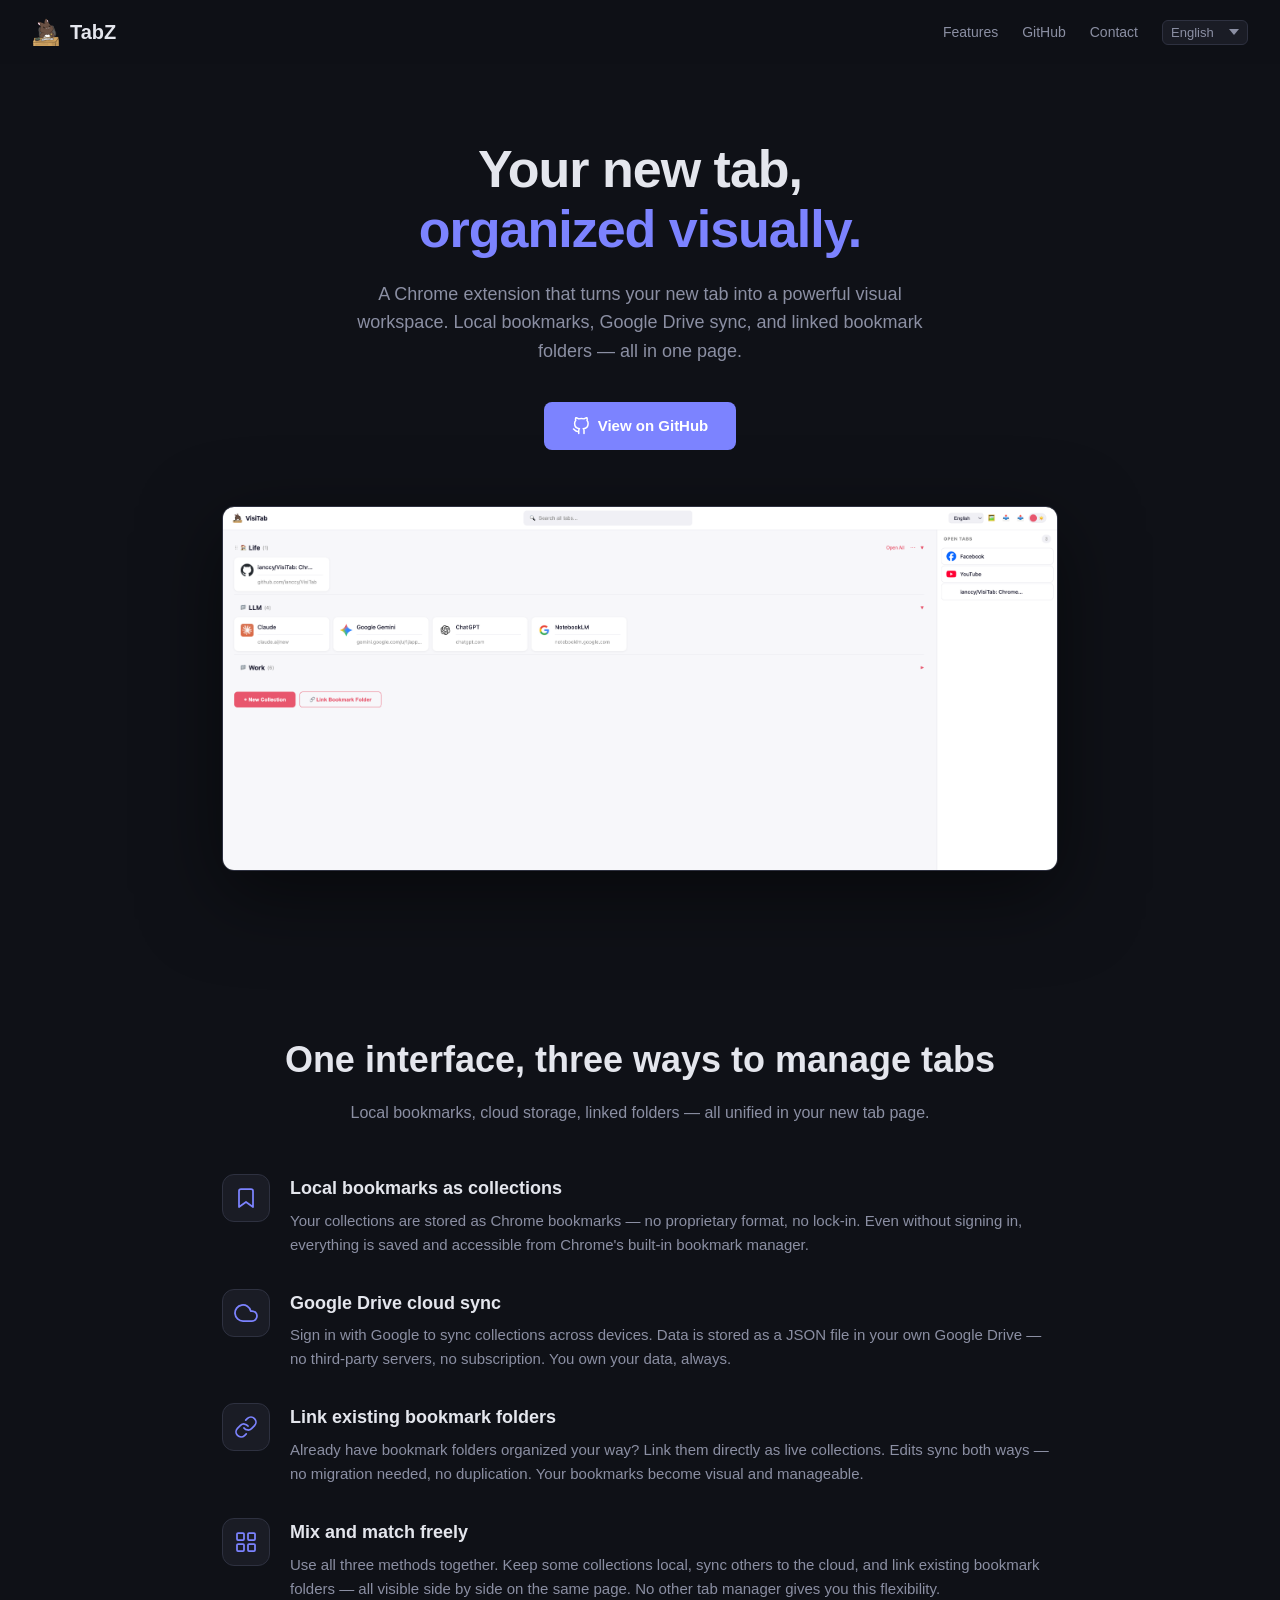
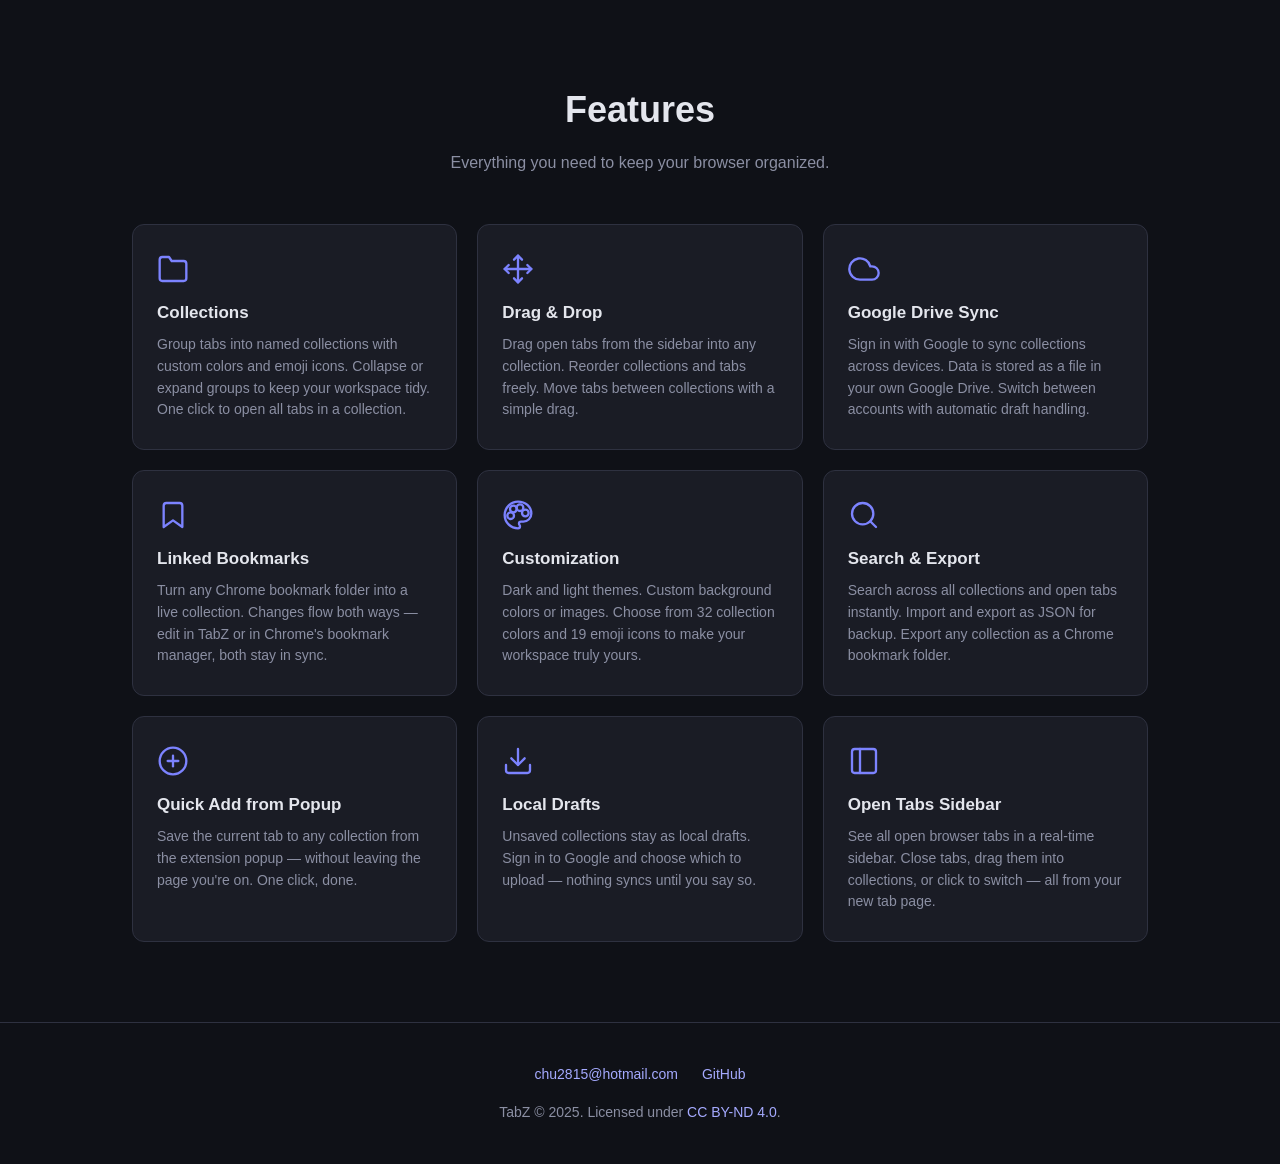
<file: index.html>
<!DOCTYPE html>
<html lang="en">
<head>
  <meta charset="UTF-8">
  <meta name="viewport" content="width=device-width, initial-scale=1.0">
  <title>TabZ — Visual Tab Manager for Chrome</title>
  <meta name="description" content="A Chrome extension that replaces your new tab page with a visual tab manager. Organize tabs into collections, sync with Google Drive, and customize your workspace.">
  <link rel="icon" type="image/png" href="./icons/icon48.png">
  <style>
    *, *::before, *::after { margin: 0; padding: 0; box-sizing: border-box; }

    :root {
      --bg: #0f1117;
      --bg-card: #1a1c25;
      --bg-card-hover: #22252f;
      --text: #e4e6ed;
      --text-muted: #8b8fa3;
      --accent: #7c83ff;
      --accent-light: #a5aaff;
      --radius: 12px;
    }

    body {
      font-family: -apple-system, BlinkMacSystemFont, 'Segoe UI', Roboto, Helvetica, Arial, sans-serif;
      background: var(--bg);
      color: var(--text);
      line-height: 1.6;
      -webkit-font-smoothing: antialiased;
    }

    /* --- Nav --- */
    nav {
      position: fixed;
      top: 0;
      width: 100%;
      padding: 16px 32px;
      display: flex;
      align-items: center;
      justify-content: space-between;
      background: rgba(15, 17, 23, .85);
      backdrop-filter: blur(12px);
      z-index: 100;
    }
    .nav-brand {
      display: flex;
      align-items: center;
      gap: 10px;
      font-size: 20px;
      font-weight: 700;
      color: var(--text);
      text-decoration: none;
    }
    .nav-brand img { width: 28px; height: 28px; }
    .nav-links { display: flex; gap: 24px; align-items: center; }
    .nav-links a {
      color: var(--text-muted);
      text-decoration: none;
      font-size: 14px;
      transition: color .2s;
    }
    .nav-links a:hover { color: var(--text); }
    .lang-select {
      background: var(--bg-card);
      border: 1px solid #2e3140;
      color: var(--text-muted);
      padding: 4px 8px;
      border-radius: 6px;
      font-size: 13px;
      cursor: pointer;
      transition: border-color .2s, color .2s;
      appearance: none;
      -webkit-appearance: none;
      background-image: url("data:image/svg+xml,%3Csvg xmlns='http://www.w3.org/2000/svg' width='10' height='6'%3E%3Cpath d='M0 0l5 6 5-6z' fill='%238b8fa3'/%3E%3C/svg%3E");
      background-repeat: no-repeat;
      background-position: right 8px center;
      padding-right: 24px;
    }
    .lang-select:hover { border-color: var(--accent); color: var(--text); }
    .lang-select option { background: var(--bg-card); color: var(--text); }

    /* --- Hero --- */
    .hero {
      padding: 140px 32px 80px;
      text-align: center;
      max-width: 900px;
      margin: 0 auto;
    }
    .hero h1 {
      font-size: 52px;
      font-weight: 800;
      line-height: 1.15;
      letter-spacing: -1px;
      margin-bottom: 20px;
    }
    .hero h1 span { color: var(--accent); }
    .hero p {
      font-size: 18px;
      color: var(--text-muted);
      max-width: 600px;
      margin: 0 auto 36px;
    }
    .hero-buttons {
      display: flex;
      gap: 14px;
      justify-content: center;
      flex-wrap: wrap;
    }
    .btn {
      display: inline-flex;
      align-items: center;
      gap: 8px;
      padding: 12px 28px;
      border-radius: 8px;
      font-size: 15px;
      font-weight: 600;
      text-decoration: none;
      transition: transform .15s, box-shadow .15s;
    }
    .btn:hover { transform: translateY(-2px); }
    .btn-primary {
      background: var(--accent);
      color: #fff;
    }
    .btn-primary:hover { box-shadow: 0 6px 24px rgba(124, 131, 255, .35); }

    .hero-screenshot {
      margin-top: 56px;
      border-radius: var(--radius);
      border: 1px solid #2e3140;
      overflow: hidden;
      box-shadow: 0 24px 80px rgba(0, 0, 0, .5);
    }
    .hero-screenshot img {
      width: 100%;
      display: block;
    }

    /* --- Why --- */
    .why {
      padding: 80px 32px 0;
      max-width: 900px;
      margin: 0 auto;
    }
    .why h2 {
      text-align: center;
      font-size: 36px;
      font-weight: 700;
      margin-bottom: 12px;
    }
    .why > p.subtitle {
      text-align: center;
      color: var(--text-muted);
      margin-bottom: 48px;
      font-size: 16px;
    }
    .why-list {
      display: flex;
      flex-direction: column;
      gap: 32px;
    }
    .why-item {
      display: flex;
      gap: 20px;
      align-items: flex-start;
    }
    .why-icon {
      flex-shrink: 0;
      width: 48px;
      height: 48px;
      border-radius: 12px;
      background: var(--bg-card);
      border: 1px solid #2e3140;
      display: flex;
      align-items: center;
      justify-content: center;
    }
    .why-icon svg { width: 24px; height: 24px; stroke: var(--accent); fill: none; stroke-width: 1.75; stroke-linecap: round; stroke-linejoin: round; }
    .why-item h3 {
      font-size: 18px;
      font-weight: 600;
      margin-bottom: 6px;
    }
    .why-item p {
      font-size: 15px;
      color: var(--text-muted);
      line-height: 1.6;
    }

    /* --- Features --- */
    .features {
      padding: 80px 32px;
      max-width: 1080px;
      margin: 0 auto;
    }
    .features h2 {
      text-align: center;
      font-size: 36px;
      font-weight: 700;
      margin-bottom: 12px;
    }
    .features > p {
      text-align: center;
      color: var(--text-muted);
      margin-bottom: 48px;
      font-size: 16px;
    }
    .features-grid {
      display: grid;
      grid-template-columns: repeat(3, 1fr);
      gap: 20px;
    }
    .feature-card {
      background: var(--bg-card);
      border: 1px solid #2e3140;
      border-radius: var(--radius);
      padding: 28px 24px;
      transition: border-color .2s, transform .2s;
    }
    .feature-card:hover {
      border-color: var(--accent);
      transform: translateY(-4px);
    }
    .feature-icon {
      display: block;
      margin-bottom: 14px;
      width: 32px;
      height: 32px;
    }
    .feature-icon svg { width: 32px; height: 32px; stroke: var(--accent); fill: none; stroke-width: 1.75; stroke-linecap: round; stroke-linejoin: round; }
    .feature-card h3 {
      font-size: 17px;
      font-weight: 600;
      margin-bottom: 8px;
    }
    .feature-card p {
      font-size: 14px;
      color: var(--text-muted);
      line-height: 1.55;
    }

    /* --- Footer --- */
    footer {
      border-top: 1px solid #2e3140;
      padding: 40px 32px;
      text-align: center;
      color: var(--text-muted);
      font-size: 14px;
    }
    footer a {
      color: var(--accent-light);
      text-decoration: none;
    }
    footer a:hover { text-decoration: underline; }
    .footer-links {
      display: flex;
      gap: 24px;
      justify-content: center;
      margin-bottom: 16px;
    }

    /* --- Responsive --- */
    @media (max-width: 768px) {
      nav { padding: 14px 20px; }
      .hero { padding: 120px 20px 60px; }
      .hero h1 { font-size: 32px; }
      .hero p { font-size: 16px; }
      .why { padding: 60px 20px 0; }
      .why h2 { font-size: 28px; }
      .features { padding: 60px 20px; }
      .features h2 { font-size: 28px; }
      .features-grid {
        grid-template-columns: 1fr;
        gap: 14px;
      }
      .hero-buttons { flex-direction: column; align-items: center; }
      footer { padding: 32px 20px; }
      .footer-links { flex-direction: column; gap: 12px; }
    }

    @media (min-width: 769px) and (max-width: 1024px) {
      .features-grid {
        grid-template-columns: repeat(2, 1fr);
      }
    }
  </style>
</head>
<body>

  <!-- Nav -->
  <nav>
    <a href="#" class="nav-brand">
      <img src="./icons/icon48.png" alt="TabZ icon">
      TabZ
    </a>
    <div class="nav-links">
      <a href="#features" data-i18n="navFeatures">Features</a>
      <a href="https://github.com/ianccy/TabZ" target="_blank" rel="noopener">GitHub</a>
      <a href="#contact" data-i18n="navContact">Contact</a>
      <select class="lang-select" id="lang-select">
        <option value="en">English</option>
        <option value="zh-TW">繁體中文</option>
        <option value="ja">日本語</option>
      </select>
    </div>
  </nav>

  <!-- Hero -->
  <section class="hero">
    <h1 data-i18n-html="heroTitle">Your new tab,<br><span>organized visually.</span></h1>
    <p data-i18n="heroDesc">A Chrome extension that turns your new tab into a powerful visual workspace. Local bookmarks, Google Drive sync, and linked bookmark folders &mdash; all in one page.</p>
    <div class="hero-buttons">
      <a href="https://github.com/ianccy/TabZ" class="btn btn-primary" target="_blank" rel="noopener">
        <svg width="18" height="18" viewBox="0 0 24 24" fill="none" stroke="currentColor" stroke-width="2" stroke-linecap="round" stroke-linejoin="round"><path d="M9 19c-5 1.5-5-2.5-7-3m14 6v-3.87a3.37 3.37 0 0 0-.94-2.61c3.14-.35 6.44-1.54 6.44-7A5.44 5.44 0 0 0 20 4.77 5.07 5.07 0 0 0 19.91 1S18.73.65 16 2.48a13.38 13.38 0 0 0-7 0C6.27.65 5.09 1 5.09 1A5.07 5.07 0 0 0 5 4.77a5.44 5.44 0 0 0-1.5 3.78c0 5.42 3.3 6.61 6.44 7A3.37 3.37 0 0 0 9 18.13V22"/></svg>
        <span data-i18n="heroBtn">View on GitHub</span>
      </a>
    </div>
    <div class="hero-screenshot">
      <img src="./images/demo.png" alt="TabZ screenshot showing collections and open tabs">
    </div>
  </section>

  <!-- Why TabZ -->
  <section class="why" id="why">
    <h2 data-i18n="whyTitle">One interface, three ways to manage tabs</h2>
    <p class="subtitle" data-i18n="whySubtitle">Local bookmarks, cloud storage, linked folders &mdash; all unified in your new tab page.</p>
    <div class="why-list">
      <div class="why-item">
        <div class="why-icon"><svg viewBox="0 0 24 24"><path d="M19 21l-7-5-7 5V5a2 2 0 0 1 2-2h10a2 2 0 0 1 2 2z"/></svg></div>
        <div>
          <h3 data-i18n="why1Title">Local bookmarks as collections</h3>
          <p data-i18n="why1Desc">Your collections are stored as Chrome bookmarks &mdash; no proprietary format, no lock-in. Even without signing in, everything is saved and accessible from Chrome's built-in bookmark manager.</p>
        </div>
      </div>
      <div class="why-item">
        <div class="why-icon"><svg viewBox="0 0 24 24"><path d="M18 10h-1.26A8 8 0 1 0 9 20h9a5 5 0 0 0 0-10z"/></svg></div>
        <div>
          <h3 data-i18n="why2Title">Google Drive cloud sync</h3>
          <p data-i18n="why2Desc">Sign in with Google to sync collections across devices. Data is stored as a JSON file in your own Google Drive &mdash; no third-party servers, no subscription. You own your data, always.</p>
        </div>
      </div>
      <div class="why-item">
        <div class="why-icon"><svg viewBox="0 0 24 24"><path d="M10 13a5 5 0 0 0 7.54.54l3-3a5 5 0 0 0-7.07-7.07l-1.72 1.71"/><path d="M14 11a5 5 0 0 0-7.54-.54l-3 3a5 5 0 0 0 7.07 7.07l1.71-1.71"/></svg></div>
        <div>
          <h3 data-i18n="why3Title">Link existing bookmark folders</h3>
          <p data-i18n="why3Desc">Already have bookmark folders organized your way? Link them directly as live collections. Edits sync both ways &mdash; no migration needed, no duplication. Your bookmarks become visual and manageable.</p>
        </div>
      </div>
      <div class="why-item">
        <div class="why-icon"><svg viewBox="0 0 24 24"><rect x="3" y="3" width="7" height="7" rx="1"/><rect x="14" y="3" width="7" height="7" rx="1"/><rect x="3" y="14" width="7" height="7" rx="1"/><rect x="14" y="14" width="7" height="7" rx="1"/></svg></div>
        <div>
          <h3 data-i18n="why4Title">Mix and match freely</h3>
          <p data-i18n="why4Desc">Use all three methods together. Keep some collections local, sync others to the cloud, and link existing bookmark folders &mdash; all visible side by side on the same page. No other tab manager gives you this flexibility.</p>
        </div>
      </div>
    </div>
  </section>

  <!-- Features -->
  <section class="features" id="features">
    <h2 data-i18n="featuresTitle">Features</h2>
    <p data-i18n="featuresSubtitle">Everything you need to keep your browser organized.</p>
    <div class="features-grid">
      <div class="feature-card">
        <span class="feature-icon"><svg viewBox="0 0 24 24"><path d="M22 19a2 2 0 0 1-2 2H4a2 2 0 0 1-2-2V5a2 2 0 0 1 2-2h5l2 3h9a2 2 0 0 1 2 2z"/></svg></span>
        <h3 data-i18n="f1Title">Collections</h3>
        <p data-i18n="f1Desc">Group tabs into named collections with custom colors and emoji icons. Collapse or expand groups to keep your workspace tidy. One click to open all tabs in a collection.</p>
      </div>
      <div class="feature-card">
        <span class="feature-icon"><svg viewBox="0 0 24 24"><polyline points="5 9 2 12 5 15"/><polyline points="9 5 12 2 15 5"/><polyline points="15 19 12 22 9 19"/><polyline points="19 9 22 12 19 15"/><line x1="2" y1="12" x2="22" y2="12"/><line x1="12" y1="2" x2="12" y2="22"/></svg></span>
        <h3 data-i18n="f2Title">Drag &amp; Drop</h3>
        <p data-i18n="f2Desc">Drag open tabs from the sidebar into any collection. Reorder collections and tabs freely. Move tabs between collections with a simple drag.</p>
      </div>
      <div class="feature-card">
        <span class="feature-icon"><svg viewBox="0 0 24 24"><path d="M18 10h-1.26A8 8 0 1 0 9 20h9a5 5 0 0 0 0-10z"/></svg></span>
        <h3 data-i18n="f3Title">Google Drive Sync</h3>
        <p data-i18n="f3Desc">Sign in with Google to sync collections across devices. Data is stored as a file in your own Google Drive. Switch between accounts with automatic draft handling.</p>
      </div>
      <div class="feature-card">
        <span class="feature-icon"><svg viewBox="0 0 24 24"><path d="M19 21l-7-5-7 5V5a2 2 0 0 1 2-2h10a2 2 0 0 1 2 2z"/></svg></span>
        <h3 data-i18n="f4Title">Linked Bookmarks</h3>
        <p data-i18n="f4Desc">Turn any Chrome bookmark folder into a live collection. Changes flow both ways &mdash; edit in TabZ or in Chrome's bookmark manager, both stay in sync.</p>
      </div>
      <div class="feature-card">
        <span class="feature-icon"><svg viewBox="0 0 24 24"><circle cx="13.5" cy="6.5" r="2.5"/><circle cx="17.5" cy="10.5" r="2.5"/><circle cx="8.5" cy="7.5" r="2.5"/><circle cx="6.5" cy="12.5" r="2.5"/><path d="M12 2C6.5 2 2 6.5 2 12s4.5 10 10 10c.93 0 1.5-.67 1.5-1.5 0-.39-.15-.74-.39-1.04-.23-.29-.38-.63-.38-1.04 0-.83.67-1.5 1.5-1.5H16c3.31 0 6-2.69 6-6 0-5.17-4.49-9-10-9z"/></svg></span>
        <h3 data-i18n="f5Title">Customization</h3>
        <p data-i18n="f5Desc">Dark and light themes. Custom background colors or images. Choose from 32 collection colors and 19 emoji icons to make your workspace truly yours.</p>
      </div>
      <div class="feature-card">
        <span class="feature-icon"><svg viewBox="0 0 24 24"><circle cx="11" cy="11" r="8"/><line x1="21" y1="21" x2="16.65" y2="16.65"/></svg></span>
        <h3 data-i18n="f6Title">Search &amp; Export</h3>
        <p data-i18n="f6Desc">Search across all collections and open tabs instantly. Import and export as JSON for backup. Export any collection as a Chrome bookmark folder.</p>
      </div>
      <div class="feature-card">
        <span class="feature-icon"><svg viewBox="0 0 24 24"><circle cx="12" cy="12" r="10"/><line x1="12" y1="8" x2="12" y2="16"/><line x1="8" y1="12" x2="16" y2="12"/></svg></span>
        <h3 data-i18n="f7Title">Quick Add from Popup</h3>
        <p data-i18n="f7Desc">Save the current tab to any collection from the extension popup &mdash; without leaving the page you're on. One click, done.</p>
      </div>
      <div class="feature-card">
        <span class="feature-icon"><svg viewBox="0 0 24 24"><path d="M21 15v4a2 2 0 0 1-2 2H5a2 2 0 0 1-2-2v-4"/><polyline points="7 10 12 15 17 10"/><line x1="12" y1="15" x2="12" y2="3"/></svg></span>
        <h3 data-i18n="f8Title">Local Drafts</h3>
        <p data-i18n="f8Desc">Unsaved collections stay as local drafts. Sign in to Google and choose which to upload &mdash; nothing syncs until you say so.</p>
      </div>
      <div class="feature-card">
        <span class="feature-icon"><svg viewBox="0 0 24 24"><rect x="3" y="3" width="18" height="18" rx="2"/><line x1="9" y1="3" x2="9" y2="21"/></svg></span>
        <h3 data-i18n="f9Title">Open Tabs Sidebar</h3>
        <p data-i18n="f9Desc">See all open browser tabs in a real-time sidebar. Close tabs, drag them into collections, or click to switch &mdash; all from your new tab page.</p>
      </div>
    </div>
  </section>

  <!-- Footer -->
  <footer id="contact">
    <div class="footer-links">
      <a href="mailto:chu2815@hotmail.com">chu2815@hotmail.com</a>
      <a href="https://github.com/ianccy/TabZ" target="_blank" rel="noopener">GitHub</a>
    </div>
    <p data-i18n-html="footerLicense">TabZ &copy; 2025. Licensed under <a href="https://creativecommons.org/licenses/by-nd/4.0/" target="_blank" rel="noopener">CC BY-ND 4.0</a>.</p>
  </footer>

  <script>
    const i18n = {
      en: {
        navFeatures: 'Features',
        navContact: 'Contact',
        heroTitle: 'Your new tab,<br><span>organized visually.</span>',
        heroDesc: 'A Chrome extension that turns your new tab into a powerful visual workspace. Local bookmarks, Google Drive sync, and linked bookmark folders \u2014 all in one page.',
        heroBtn: 'View on GitHub',
        whyTitle: 'One interface, three ways to manage tabs',
        whySubtitle: 'Local bookmarks, cloud storage, linked folders \u2014 all unified in your new tab page.',
        why1Title: 'Local bookmarks as collections',
        why1Desc: 'Your collections are stored as Chrome bookmarks \u2014 no proprietary format, no lock-in. Even without signing in, everything is saved and accessible from Chrome\'s built-in bookmark manager.',
        why2Title: 'Google Drive cloud sync',
        why2Desc: 'Sign in with Google to sync collections across devices. Data is stored as a JSON file in your own Google Drive \u2014 no third-party servers, no subscription. You own your data, always.',
        why3Title: 'Link existing bookmark folders',
        why3Desc: 'Already have bookmark folders organized your way? Link them directly as live collections. Edits sync both ways \u2014 no migration needed, no duplication. Your bookmarks become visual and manageable.',
        why4Title: 'Mix and match freely',
        why4Desc: 'Use all three methods together. Keep some collections local, sync others to the cloud, and link existing bookmark folders \u2014 all visible side by side on the same page. No other tab manager gives you this flexibility.',
        featuresTitle: 'Features',
        featuresSubtitle: 'Everything you need to keep your browser organized.',
        f1Title: 'Collections',
        f1Desc: 'Group tabs into named collections with custom colors and emoji icons. Collapse or expand groups to keep your workspace tidy. One click to open all tabs in a collection.',
        f2Title: 'Drag & Drop',
        f2Desc: 'Drag open tabs from the sidebar into any collection. Reorder collections and tabs freely. Move tabs between collections with a simple drag.',
        f3Title: 'Google Drive Sync',
        f3Desc: 'Sign in with Google to sync collections across devices. Data is stored as a file in your own Google Drive. Switch between accounts with automatic draft handling.',
        f4Title: 'Linked Bookmarks',
        f4Desc: 'Turn any Chrome bookmark folder into a live collection. Changes flow both ways \u2014 edit in TabZ or in Chrome\'s bookmark manager, both stay in sync.',
        f5Title: 'Customization',
        f5Desc: 'Dark and light themes. Custom background colors or images. Choose from 32 collection colors and 19 emoji icons to make your workspace truly yours.',
        f6Title: 'Search & Export',
        f6Desc: 'Search across all collections and open tabs instantly. Import and export as JSON for backup. Export any collection as a Chrome bookmark folder.',
        f7Title: 'Quick Add from Popup',
        f7Desc: 'Save the current tab to any collection from the extension popup \u2014 without leaving the page you\'re on. One click, done.',
        f8Title: 'Local Drafts',
        f8Desc: 'Unsaved collections stay as local drafts. Sign in to Google and choose which to upload \u2014 nothing syncs until you say so.',
        f9Title: 'Open Tabs Sidebar',
        f9Desc: 'See all open browser tabs in a real-time sidebar. Close tabs, drag them into collections, or click to switch \u2014 all from your new tab page.',
        footerLicense: 'TabZ &copy; 2025. Licensed under <a href="https://creativecommons.org/licenses/by-nd/4.0/" target="_blank" rel="noopener">CC BY-ND 4.0</a>.',
      },
      'zh-TW': {
        navFeatures: '功能介紹',
        navContact: '聯絡我們',
        heroTitle: '你的新分頁，<br><span>視覺化管理。</span>',
        heroDesc: '一款 Chrome 擴充功能，將新分頁變成強大的視覺化工作空間。本機書籤、Google 雲端同步、連結既有書籤資料夾 \u2014 全部整合在同一頁面。',
        heroBtn: '前往 GitHub',
        whyTitle: '一個介面，三種管理方式',
        whySubtitle: '本機書籤、雲端儲存、連結資料夾 \u2014 統一呈現在你的新分頁。',
        why1Title: '本機書籤即收藏',
        why1Desc: '收藏直接儲存為 Chrome 書籤 \u2014 沒有專有格式、沒有綁定。即使不登入，所有資料都已儲存，並可從 Chrome 內建的書籤管理員存取。',
        why2Title: 'Google 雲端同步',
        why2Desc: '登入 Google 即可跨裝置同步收藏。資料以 JSON 檔案儲存在你自己的 Google 雲端硬碟 \u2014 沒有第三方伺服器、不需訂閱。資料永遠屬於你。',
        why3Title: '連結既有書籤資料夾',
        why3Desc: '已經有整理好的書籤資料夾？直接連結為即時收藏。雙向同步 \u2014 不需搬移、不會重複。讓書籤變得直覺好管理。',
        why4Title: '自由混搭',
        why4Desc: '三種方式可以同時使用。部分收藏留在本機、部分同步雲端、再連結既有的書籤資料夾 \u2014 全部並排顯示在同一頁面。沒有其他分頁管理工具有這種彈性。',
        featuresTitle: '功能介紹',
        featuresSubtitle: '管理瀏覽器所需的一切功能。',
        f1Title: '分類收藏',
        f1Desc: '將分頁分組收藏，支援自訂顏色與 emoji 圖示。可收合或展開群組，一鍵開啟收藏中的所有分頁。',
        f2Title: '拖放排序',
        f2Desc: '從側邊欄拖曳開啟的分頁到任何收藏。自由重新排列收藏與分頁，輕鬆在收藏間移動分頁。',
        f3Title: 'Google 雲端同步',
        f3Desc: '登入 Google 帳號即可跨裝置同步收藏。資料以檔案形式儲存在你自己的 Google 雲端硬碟，支援帳號切換與草稿處理。',
        f4Title: '連結書籤資料夾',
        f4Desc: '將任何 Chrome 書籤資料夾轉為即時收藏。雙向同步 \u2014 在 TabZ 或 Chrome 書籤管理員編輯，兩邊都會更新。',
        f5Title: '個人化自訂',
        f5Desc: '深色與淺色主題切換。自訂背景顏色或圖片。32 種收藏顏色與 19 個 emoji 圖示，打造專屬工作空間。',
        f6Title: '搜尋與匯出',
        f6Desc: '即時搜尋所有收藏與開啟的分頁。支援 JSON 匯入匯出備份，也可將收藏匯出為 Chrome 書籤資料夾。',
        f7Title: '快速收藏（Popup）',
        f7Desc: '透過擴充功能彈出視窗，一鍵將當前分頁加入任何收藏 \u2014 不需離開正在瀏覽的頁面。',
        f8Title: '本機草稿',
        f8Desc: '未同步的收藏保留為本機草稿。登入 Google 後可選擇要上傳哪些 \u2014 在你決定之前不會同步。',
        f9Title: '開啟分頁側邊欄',
        f9Desc: '即時顯示所有開啟的瀏覽器分頁。關閉分頁、拖曳到收藏、或點擊切換 \u2014 全都在新分頁頁面完成。',
        footerLicense: 'TabZ &copy; 2025. 授權條款：<a href="https://creativecommons.org/licenses/by-nd/4.0/" target="_blank" rel="noopener">CC BY-ND 4.0</a>。',
      },
      ja: {
        navFeatures: '機能紹介',
        navContact: 'お問い合わせ',
        heroTitle: '新しいタブを、<br><span>ビジュアルに整理。</span>',
        heroDesc: 'Chrome 拡張機能で、新しいタブをパワフルなビジュアルワークスペースに。ローカルブックマーク、Google ドライブ同期、既存フォルダの連携 \u2014 すべてを一つのページに。',
        heroBtn: 'GitHub で見る',
        whyTitle: '1つのインターフェース、3つの管理方法',
        whySubtitle: 'ローカルブックマーク、クラウドストレージ、リンクフォルダ \u2014 新しいタブページに統合。',
        why1Title: 'ローカルブックマークがコレクションに',
        why1Desc: 'コレクションは Chrome のブックマークとして保存 \u2014 独自フォーマットなし、ロックインなし。ログインしなくても、すべてのデータは Chrome の内蔵ブックマークマネージャーから保存・アクセスできます。',
        why2Title: 'Google ドライブ クラウド同期',
        why2Desc: 'Google にログインしてデバイス間でコレクションを同期。データはあなた自身の Google ドライブに JSON ファイルとして保存 \u2014 サードパーティサーバーなし、サブスクリプション不要。',
        why3Title: '既存のブックマークフォルダを連携',
        why3Desc: 'すでに整理されたブックマークフォルダがありますか？直接ライブコレクションとしてリンク。双方向同期 \u2014 移行不要、重複なし。ブックマークが直感的に管理できます。',
        why4Title: '自由に組み合わせ',
        why4Desc: '3つの方法を同時に使用可能。一部をローカルに、一部をクラウドに同期し、既存のブックマークフォルダもリンク \u2014 すべてが同じページに並んで表示されます。この柔軟性は他にありません。',
        featuresTitle: '機能紹介',
        featuresSubtitle: 'ブラウザを整理するために必要なすべての機能。',
        f1Title: 'コレクション',
        f1Desc: 'タブを名前付きコレクションにグループ化し、カスタムカラーと絵文字アイコンで整理。グループの折りたたみ・展開、ワンクリックで全タブを開けます。',
        f2Title: 'ドラッグ＆ドロップ',
        f2Desc: 'サイドバーから開いているタブを任意のコレクションにドラッグ。コレクションとタブを自由に並べ替え、簡単に移動できます。',
        f3Title: 'Google ドライブ同期',
        f3Desc: 'Google アカウントでログインしてデバイス間でコレクションを同期。データはあなた自身の Google ドライブにファイルとして保存されます。',
        f4Title: 'ブックマーク連携',
        f4Desc: 'Chrome のブックマークフォルダをライブコレクションに変換。双方向同期 \u2014 TabZ でも Chrome のブックマークマネージャーでも編集が反映されます。',
        f5Title: 'カスタマイズ',
        f5Desc: 'ダーク・ライトテーマの切り替え。背景色や画像のカスタマイズ。32 色のコレクションカラーと 19 個の絵文字アイコンであなただけのワークスペースに。',
        f6Title: '検索とエクスポート',
        f6Desc: 'すべてのコレクションと開いているタブを即座に検索。JSON でのインポート・エクスポートによるバックアップ。コレクションをブックマークフォルダとしてエクスポートも可能。',
        f7Title: 'ポップアップからクイック追加',
        f7Desc: '拡張機能のポップアップから、今見ているページを離れずにワンクリックでコレクションに追加。',
        f8Title: 'ローカル草稿',
        f8Desc: '未同期のコレクションはローカル草稿として保持。Google にログイン後、アップロードするものを選択 \u2014 あなたが決めるまで同期されません。',
        f9Title: '開いているタブのサイドバー',
        f9Desc: '開いているすべてのブラウザタブをリアルタイムでサイドバーに表示。タブを閉じる、コレクションにドラッグ、クリックで切り替え \u2014 すべて新しいタブページから。',
        footerLicense: 'TabZ &copy; 2025. ライセンス：<a href="https://creativecommons.org/licenses/by-nd/4.0/" target="_blank" rel="noopener">CC BY-ND 4.0</a>',
      }
    };

    let currentLang = localStorage.getItem('tabz-site-lang') || 'en';
    const selectEl = document.getElementById('lang-select');

    function applyLang(lang) {
      currentLang = lang;
      localStorage.setItem('tabz-site-lang', lang);
      document.documentElement.lang = lang;
      selectEl.value = lang;

      const strings = i18n[lang];
      document.querySelectorAll('[data-i18n]').forEach(el => {
        const key = el.dataset.i18n;
        if (strings[key]) el.textContent = strings[key];
      });
      document.querySelectorAll('[data-i18n-html]').forEach(el => {
        const key = el.dataset.i18nHtml;
        if (strings[key]) el.innerHTML = strings[key];
      });
    }

    selectEl.addEventListener('change', (e) => applyLang(e.target.value));
    applyLang(currentLang);
  </script>

</body>
</html>
</file>
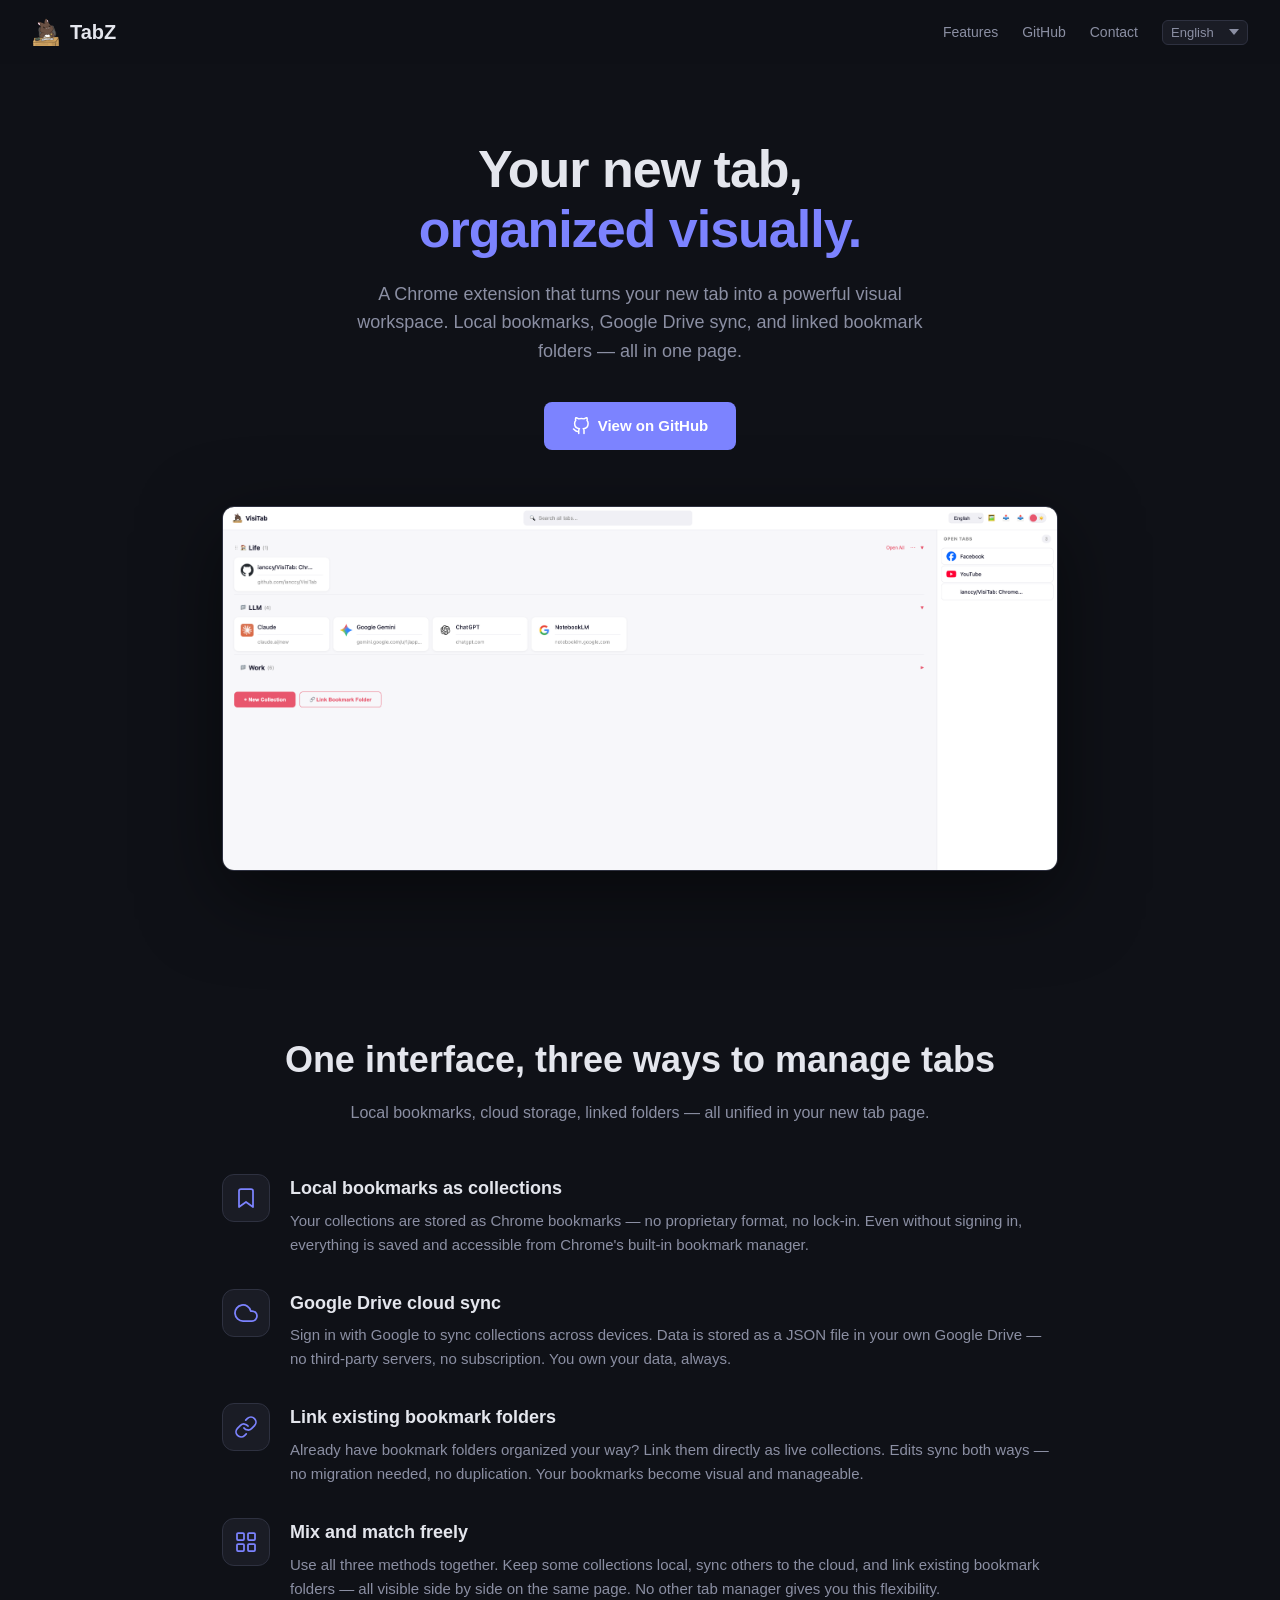
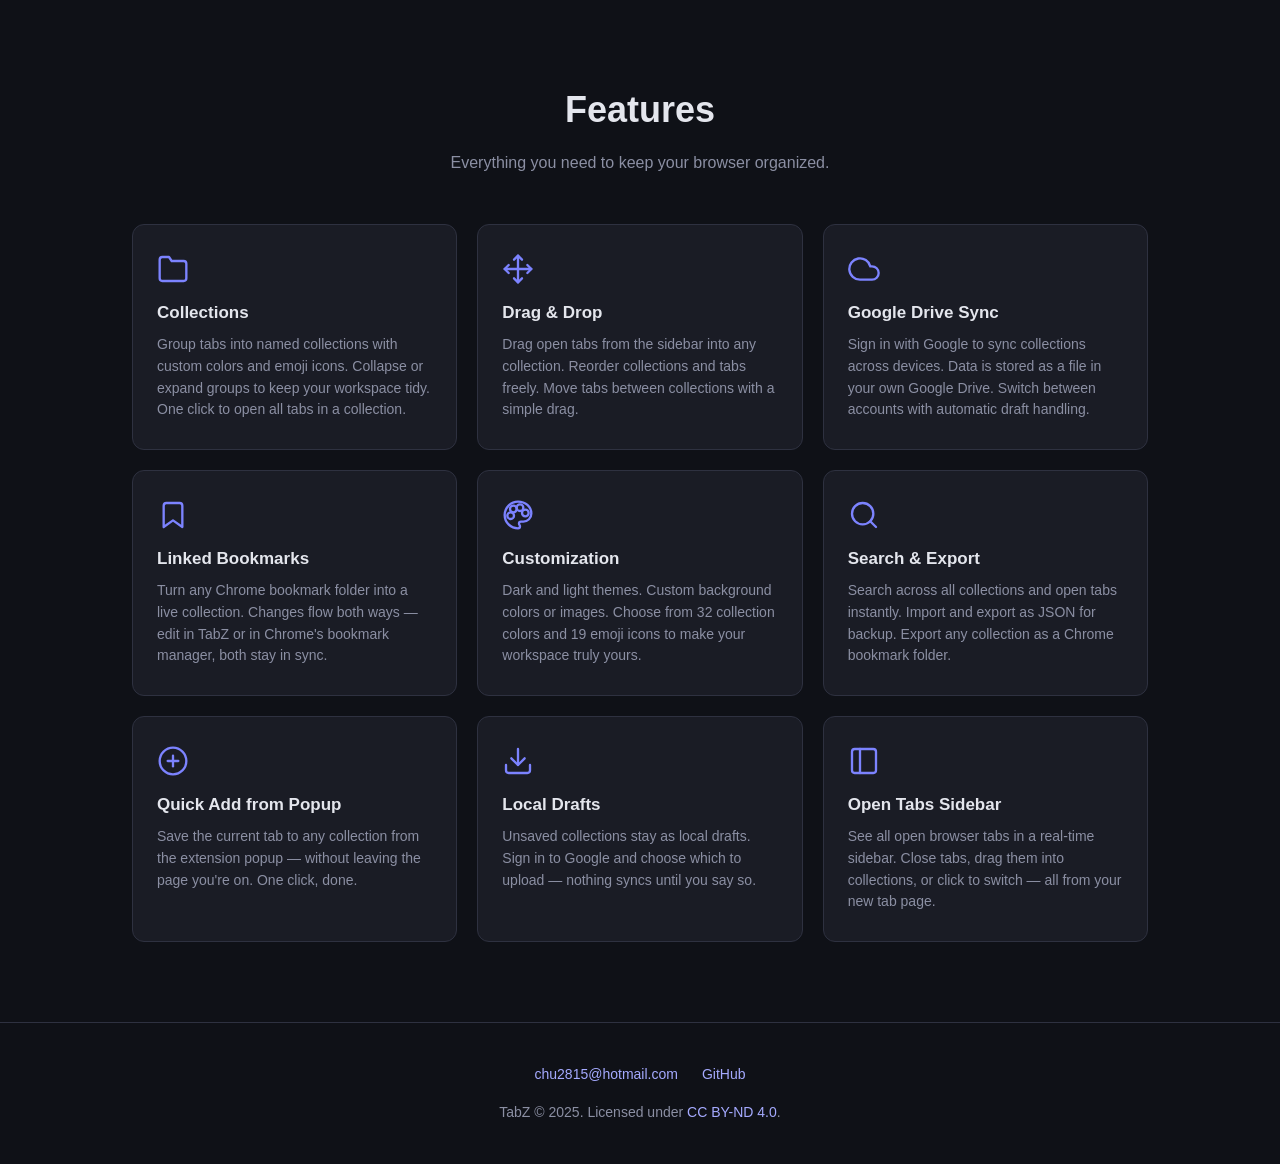
<file: site/index.html>
<!DOCTYPE html>
<html lang="en">
<head>
  <meta charset="UTF-8">
  <meta name="viewport" content="width=device-width, initial-scale=1.0">
  <title>TabZ — Visual Tab Manager for Chrome</title>
  <meta name="description" content="A Chrome extension that replaces your new tab page with a visual tab manager. Organize tabs into collections, sync with Google Drive, and customize your workspace.">
  <link rel="icon" type="image/png" href="../icons/icon48.png">
  <style>
    *, *::before, *::after { margin: 0; padding: 0; box-sizing: border-box; }

    :root {
      --bg: #0f1117;
      --bg-card: #1a1c25;
      --bg-card-hover: #22252f;
      --text: #e4e6ed;
      --text-muted: #8b8fa3;
      --accent: #7c83ff;
      --accent-light: #a5aaff;
      --radius: 12px;
    }

    body {
      font-family: -apple-system, BlinkMacSystemFont, 'Segoe UI', Roboto, Helvetica, Arial, sans-serif;
      background: var(--bg);
      color: var(--text);
      line-height: 1.6;
      -webkit-font-smoothing: antialiased;
    }

    /* --- Nav --- */
    nav {
      position: fixed;
      top: 0;
      width: 100%;
      padding: 16px 32px;
      display: flex;
      align-items: center;
      justify-content: space-between;
      background: rgba(15, 17, 23, .85);
      backdrop-filter: blur(12px);
      z-index: 100;
    }
    .nav-brand {
      display: flex;
      align-items: center;
      gap: 10px;
      font-size: 20px;
      font-weight: 700;
      color: var(--text);
      text-decoration: none;
    }
    .nav-brand img { width: 28px; height: 28px; }
    .nav-links { display: flex; gap: 24px; align-items: center; }
    .nav-links a {
      color: var(--text-muted);
      text-decoration: none;
      font-size: 14px;
      transition: color .2s;
    }
    .nav-links a:hover { color: var(--text); }
    .lang-select {
      background: var(--bg-card);
      border: 1px solid #2e3140;
      color: var(--text-muted);
      padding: 4px 8px;
      border-radius: 6px;
      font-size: 13px;
      cursor: pointer;
      transition: border-color .2s, color .2s;
      appearance: none;
      -webkit-appearance: none;
      background-image: url("data:image/svg+xml,%3Csvg xmlns='http://www.w3.org/2000/svg' width='10' height='6'%3E%3Cpath d='M0 0l5 6 5-6z' fill='%238b8fa3'/%3E%3C/svg%3E");
      background-repeat: no-repeat;
      background-position: right 8px center;
      padding-right: 24px;
    }
    .lang-select:hover { border-color: var(--accent); color: var(--text); }
    .lang-select option { background: var(--bg-card); color: var(--text); }

    /* --- Hero --- */
    .hero {
      padding: 140px 32px 80px;
      text-align: center;
      max-width: 900px;
      margin: 0 auto;
    }
    .hero h1 {
      font-size: 52px;
      font-weight: 800;
      line-height: 1.15;
      letter-spacing: -1px;
      margin-bottom: 20px;
    }
    .hero h1 span { color: var(--accent); }
    .hero p {
      font-size: 18px;
      color: var(--text-muted);
      max-width: 600px;
      margin: 0 auto 36px;
    }
    .hero-buttons {
      display: flex;
      gap: 14px;
      justify-content: center;
      flex-wrap: wrap;
    }
    .btn {
      display: inline-flex;
      align-items: center;
      gap: 8px;
      padding: 12px 28px;
      border-radius: 8px;
      font-size: 15px;
      font-weight: 600;
      text-decoration: none;
      transition: transform .15s, box-shadow .15s;
    }
    .btn:hover { transform: translateY(-2px); }
    .btn-primary {
      background: var(--accent);
      color: #fff;
    }
    .btn-primary:hover { box-shadow: 0 6px 24px rgba(124, 131, 255, .35); }

    .hero-screenshot {
      margin-top: 56px;
      border-radius: var(--radius);
      border: 1px solid #2e3140;
      overflow: hidden;
      box-shadow: 0 24px 80px rgba(0, 0, 0, .5);
    }
    .hero-screenshot img {
      width: 100%;
      display: block;
    }

    /* --- Why --- */
    .why {
      padding: 80px 32px 0;
      max-width: 900px;
      margin: 0 auto;
    }
    .why h2 {
      text-align: center;
      font-size: 36px;
      font-weight: 700;
      margin-bottom: 12px;
    }
    .why > p.subtitle {
      text-align: center;
      color: var(--text-muted);
      margin-bottom: 48px;
      font-size: 16px;
    }
    .why-list {
      display: flex;
      flex-direction: column;
      gap: 32px;
    }
    .why-item {
      display: flex;
      gap: 20px;
      align-items: flex-start;
    }
    .why-icon {
      flex-shrink: 0;
      width: 48px;
      height: 48px;
      border-radius: 12px;
      background: var(--bg-card);
      border: 1px solid #2e3140;
      display: flex;
      align-items: center;
      justify-content: center;
    }
    .why-icon svg { width: 24px; height: 24px; stroke: var(--accent); fill: none; stroke-width: 1.75; stroke-linecap: round; stroke-linejoin: round; }
    .why-item h3 {
      font-size: 18px;
      font-weight: 600;
      margin-bottom: 6px;
    }
    .why-item p {
      font-size: 15px;
      color: var(--text-muted);
      line-height: 1.6;
    }

    /* --- Features --- */
    .features {
      padding: 80px 32px;
      max-width: 1080px;
      margin: 0 auto;
    }
    .features h2 {
      text-align: center;
      font-size: 36px;
      font-weight: 700;
      margin-bottom: 12px;
    }
    .features > p {
      text-align: center;
      color: var(--text-muted);
      margin-bottom: 48px;
      font-size: 16px;
    }
    .features-grid {
      display: grid;
      grid-template-columns: repeat(3, 1fr);
      gap: 20px;
    }
    .feature-card {
      background: var(--bg-card);
      border: 1px solid #2e3140;
      border-radius: var(--radius);
      padding: 28px 24px;
      transition: border-color .2s, transform .2s;
    }
    .feature-card:hover {
      border-color: var(--accent);
      transform: translateY(-4px);
    }
    .feature-icon {
      display: block;
      margin-bottom: 14px;
      width: 32px;
      height: 32px;
    }
    .feature-icon svg { width: 32px; height: 32px; stroke: var(--accent); fill: none; stroke-width: 1.75; stroke-linecap: round; stroke-linejoin: round; }
    .feature-card h3 {
      font-size: 17px;
      font-weight: 600;
      margin-bottom: 8px;
    }
    .feature-card p {
      font-size: 14px;
      color: var(--text-muted);
      line-height: 1.55;
    }

    /* --- Footer --- */
    footer {
      border-top: 1px solid #2e3140;
      padding: 40px 32px;
      text-align: center;
      color: var(--text-muted);
      font-size: 14px;
    }
    footer a {
      color: var(--accent-light);
      text-decoration: none;
    }
    footer a:hover { text-decoration: underline; }
    .footer-links {
      display: flex;
      gap: 24px;
      justify-content: center;
      margin-bottom: 16px;
    }

    /* --- Responsive --- */
    @media (max-width: 768px) {
      nav { padding: 14px 20px; }
      .hero { padding: 120px 20px 60px; }
      .hero h1 { font-size: 32px; }
      .hero p { font-size: 16px; }
      .why { padding: 60px 20px 0; }
      .why h2 { font-size: 28px; }
      .features { padding: 60px 20px; }
      .features h2 { font-size: 28px; }
      .features-grid {
        grid-template-columns: 1fr;
        gap: 14px;
      }
      .hero-buttons { flex-direction: column; align-items: center; }
      footer { padding: 32px 20px; }
      .footer-links { flex-direction: column; gap: 12px; }
    }

    @media (min-width: 769px) and (max-width: 1024px) {
      .features-grid {
        grid-template-columns: repeat(2, 1fr);
      }
    }
  </style>
</head>
<body>

  <!-- Nav -->
  <nav>
    <a href="#" class="nav-brand">
      <img src="../icons/icon48.png" alt="TabZ icon">
      TabZ
    </a>
    <div class="nav-links">
      <a href="#features" data-i18n="navFeatures">Features</a>
      <a href="https://github.com/ianccy/TabZ" target="_blank" rel="noopener">GitHub</a>
      <a href="#contact" data-i18n="navContact">Contact</a>
      <select class="lang-select" id="lang-select">
        <option value="en">English</option>
        <option value="zh-TW">繁體中文</option>
        <option value="ja">日本語</option>
      </select>
    </div>
  </nav>

  <!-- Hero -->
  <section class="hero">
    <h1 data-i18n-html="heroTitle">Your new tab,<br><span>organized visually.</span></h1>
    <p data-i18n="heroDesc">A Chrome extension that turns your new tab into a powerful visual workspace. Local bookmarks, Google Drive sync, and linked bookmark folders &mdash; all in one page.</p>
    <div class="hero-buttons">
      <a href="https://github.com/ianccy/TabZ" class="btn btn-primary" target="_blank" rel="noopener">
        <svg width="18" height="18" viewBox="0 0 24 24" fill="none" stroke="currentColor" stroke-width="2" stroke-linecap="round" stroke-linejoin="round"><path d="M9 19c-5 1.5-5-2.5-7-3m14 6v-3.87a3.37 3.37 0 0 0-.94-2.61c3.14-.35 6.44-1.54 6.44-7A5.44 5.44 0 0 0 20 4.77 5.07 5.07 0 0 0 19.91 1S18.73.65 16 2.48a13.38 13.38 0 0 0-7 0C6.27.65 5.09 1 5.09 1A5.07 5.07 0 0 0 5 4.77a5.44 5.44 0 0 0-1.5 3.78c0 5.42 3.3 6.61 6.44 7A3.37 3.37 0 0 0 9 18.13V22"/></svg>
        <span data-i18n="heroBtn">View on GitHub</span>
      </a>
    </div>
    <div class="hero-screenshot">
      <img src="../images/demo.png" alt="TabZ screenshot showing collections and open tabs">
    </div>
  </section>

  <!-- Why TabZ -->
  <section class="why" id="why">
    <h2 data-i18n="whyTitle">One interface, three ways to manage tabs</h2>
    <p class="subtitle" data-i18n="whySubtitle">Local bookmarks, cloud storage, linked folders &mdash; all unified in your new tab page.</p>
    <div class="why-list">
      <div class="why-item">
        <div class="why-icon"><svg viewBox="0 0 24 24"><path d="M19 21l-7-5-7 5V5a2 2 0 0 1 2-2h10a2 2 0 0 1 2 2z"/></svg></div>
        <div>
          <h3 data-i18n="why1Title">Local bookmarks as collections</h3>
          <p data-i18n="why1Desc">Your collections are stored as Chrome bookmarks &mdash; no proprietary format, no lock-in. Even without signing in, everything is saved and accessible from Chrome's built-in bookmark manager.</p>
        </div>
      </div>
      <div class="why-item">
        <div class="why-icon"><svg viewBox="0 0 24 24"><path d="M18 10h-1.26A8 8 0 1 0 9 20h9a5 5 0 0 0 0-10z"/></svg></div>
        <div>
          <h3 data-i18n="why2Title">Google Drive cloud sync</h3>
          <p data-i18n="why2Desc">Sign in with Google to sync collections across devices. Data is stored as a JSON file in your own Google Drive &mdash; no third-party servers, no subscription. You own your data, always.</p>
        </div>
      </div>
      <div class="why-item">
        <div class="why-icon"><svg viewBox="0 0 24 24"><path d="M10 13a5 5 0 0 0 7.54.54l3-3a5 5 0 0 0-7.07-7.07l-1.72 1.71"/><path d="M14 11a5 5 0 0 0-7.54-.54l-3 3a5 5 0 0 0 7.07 7.07l1.71-1.71"/></svg></div>
        <div>
          <h3 data-i18n="why3Title">Link existing bookmark folders</h3>
          <p data-i18n="why3Desc">Already have bookmark folders organized your way? Link them directly as live collections. Edits sync both ways &mdash; no migration needed, no duplication. Your bookmarks become visual and manageable.</p>
        </div>
      </div>
      <div class="why-item">
        <div class="why-icon"><svg viewBox="0 0 24 24"><rect x="3" y="3" width="7" height="7" rx="1"/><rect x="14" y="3" width="7" height="7" rx="1"/><rect x="3" y="14" width="7" height="7" rx="1"/><rect x="14" y="14" width="7" height="7" rx="1"/></svg></div>
        <div>
          <h3 data-i18n="why4Title">Mix and match freely</h3>
          <p data-i18n="why4Desc">Use all three methods together. Keep some collections local, sync others to the cloud, and link existing bookmark folders &mdash; all visible side by side on the same page. No other tab manager gives you this flexibility.</p>
        </div>
      </div>
    </div>
  </section>

  <!-- Features -->
  <section class="features" id="features">
    <h2 data-i18n="featuresTitle">Features</h2>
    <p data-i18n="featuresSubtitle">Everything you need to keep your browser organized.</p>
    <div class="features-grid">
      <div class="feature-card">
        <span class="feature-icon"><svg viewBox="0 0 24 24"><path d="M22 19a2 2 0 0 1-2 2H4a2 2 0 0 1-2-2V5a2 2 0 0 1 2-2h5l2 3h9a2 2 0 0 1 2 2z"/></svg></span>
        <h3 data-i18n="f1Title">Collections</h3>
        <p data-i18n="f1Desc">Group tabs into named collections with custom colors and emoji icons. Collapse or expand groups to keep your workspace tidy. One click to open all tabs in a collection.</p>
      </div>
      <div class="feature-card">
        <span class="feature-icon"><svg viewBox="0 0 24 24"><polyline points="5 9 2 12 5 15"/><polyline points="9 5 12 2 15 5"/><polyline points="15 19 12 22 9 19"/><polyline points="19 9 22 12 19 15"/><line x1="2" y1="12" x2="22" y2="12"/><line x1="12" y1="2" x2="12" y2="22"/></svg></span>
        <h3 data-i18n="f2Title">Drag &amp; Drop</h3>
        <p data-i18n="f2Desc">Drag open tabs from the sidebar into any collection. Reorder collections and tabs freely. Move tabs between collections with a simple drag.</p>
      </div>
      <div class="feature-card">
        <span class="feature-icon"><svg viewBox="0 0 24 24"><path d="M18 10h-1.26A8 8 0 1 0 9 20h9a5 5 0 0 0 0-10z"/></svg></span>
        <h3 data-i18n="f3Title">Google Drive Sync</h3>
        <p data-i18n="f3Desc">Sign in with Google to sync collections across devices. Data is stored as a file in your own Google Drive. Switch between accounts with automatic draft handling.</p>
      </div>
      <div class="feature-card">
        <span class="feature-icon"><svg viewBox="0 0 24 24"><path d="M19 21l-7-5-7 5V5a2 2 0 0 1 2-2h10a2 2 0 0 1 2 2z"/></svg></span>
        <h3 data-i18n="f4Title">Linked Bookmarks</h3>
        <p data-i18n="f4Desc">Turn any Chrome bookmark folder into a live collection. Changes flow both ways &mdash; edit in TabZ or in Chrome's bookmark manager, both stay in sync.</p>
      </div>
      <div class="feature-card">
        <span class="feature-icon"><svg viewBox="0 0 24 24"><circle cx="13.5" cy="6.5" r="2.5"/><circle cx="17.5" cy="10.5" r="2.5"/><circle cx="8.5" cy="7.5" r="2.5"/><circle cx="6.5" cy="12.5" r="2.5"/><path d="M12 2C6.5 2 2 6.5 2 12s4.5 10 10 10c.93 0 1.5-.67 1.5-1.5 0-.39-.15-.74-.39-1.04-.23-.29-.38-.63-.38-1.04 0-.83.67-1.5 1.5-1.5H16c3.31 0 6-2.69 6-6 0-5.17-4.49-9-10-9z"/></svg></span>
        <h3 data-i18n="f5Title">Customization</h3>
        <p data-i18n="f5Desc">Dark and light themes. Custom background colors or images. Choose from 32 collection colors and 19 emoji icons to make your workspace truly yours.</p>
      </div>
      <div class="feature-card">
        <span class="feature-icon"><svg viewBox="0 0 24 24"><circle cx="11" cy="11" r="8"/><line x1="21" y1="21" x2="16.65" y2="16.65"/></svg></span>
        <h3 data-i18n="f6Title">Search &amp; Export</h3>
        <p data-i18n="f6Desc">Search across all collections and open tabs instantly. Import and export as JSON for backup. Export any collection as a Chrome bookmark folder.</p>
      </div>
      <div class="feature-card">
        <span class="feature-icon"><svg viewBox="0 0 24 24"><circle cx="12" cy="12" r="10"/><line x1="12" y1="8" x2="12" y2="16"/><line x1="8" y1="12" x2="16" y2="12"/></svg></span>
        <h3 data-i18n="f7Title">Quick Add from Popup</h3>
        <p data-i18n="f7Desc">Save the current tab to any collection from the extension popup &mdash; without leaving the page you're on. One click, done.</p>
      </div>
      <div class="feature-card">
        <span class="feature-icon"><svg viewBox="0 0 24 24"><path d="M21 15v4a2 2 0 0 1-2 2H5a2 2 0 0 1-2-2v-4"/><polyline points="7 10 12 15 17 10"/><line x1="12" y1="15" x2="12" y2="3"/></svg></span>
        <h3 data-i18n="f8Title">Local Drafts</h3>
        <p data-i18n="f8Desc">Unsaved collections stay as local drafts. Sign in to Google and choose which to upload &mdash; nothing syncs until you say so.</p>
      </div>
      <div class="feature-card">
        <span class="feature-icon"><svg viewBox="0 0 24 24"><rect x="3" y="3" width="18" height="18" rx="2"/><line x1="9" y1="3" x2="9" y2="21"/></svg></span>
        <h3 data-i18n="f9Title">Open Tabs Sidebar</h3>
        <p data-i18n="f9Desc">See all open browser tabs in a real-time sidebar. Close tabs, drag them into collections, or click to switch &mdash; all from your new tab page.</p>
      </div>
    </div>
  </section>

  <!-- Footer -->
  <footer id="contact">
    <div class="footer-links">
      <a href="mailto:chu2815@hotmail.com">chu2815@hotmail.com</a>
      <a href="https://github.com/ianccy/TabZ" target="_blank" rel="noopener">GitHub</a>
    </div>
    <p data-i18n-html="footerLicense">TabZ &copy; 2025. Licensed under <a href="https://creativecommons.org/licenses/by-nd/4.0/" target="_blank" rel="noopener">CC BY-ND 4.0</a>.</p>
  </footer>

  <script>
    const i18n = {
      en: {
        navFeatures: 'Features',
        navContact: 'Contact',
        heroTitle: 'Your new tab,<br><span>organized visually.</span>',
        heroDesc: 'A Chrome extension that turns your new tab into a powerful visual workspace. Local bookmarks, Google Drive sync, and linked bookmark folders \u2014 all in one page.',
        heroBtn: 'View on GitHub',
        whyTitle: 'One interface, three ways to manage tabs',
        whySubtitle: 'Local bookmarks, cloud storage, linked folders \u2014 all unified in your new tab page.',
        why1Title: 'Local bookmarks as collections',
        why1Desc: 'Your collections are stored as Chrome bookmarks \u2014 no proprietary format, no lock-in. Even without signing in, everything is saved and accessible from Chrome\'s built-in bookmark manager.',
        why2Title: 'Google Drive cloud sync',
        why2Desc: 'Sign in with Google to sync collections across devices. Data is stored as a JSON file in your own Google Drive \u2014 no third-party servers, no subscription. You own your data, always.',
        why3Title: 'Link existing bookmark folders',
        why3Desc: 'Already have bookmark folders organized your way? Link them directly as live collections. Edits sync both ways \u2014 no migration needed, no duplication. Your bookmarks become visual and manageable.',
        why4Title: 'Mix and match freely',
        why4Desc: 'Use all three methods together. Keep some collections local, sync others to the cloud, and link existing bookmark folders \u2014 all visible side by side on the same page. No other tab manager gives you this flexibility.',
        featuresTitle: 'Features',
        featuresSubtitle: 'Everything you need to keep your browser organized.',
        f1Title: 'Collections',
        f1Desc: 'Group tabs into named collections with custom colors and emoji icons. Collapse or expand groups to keep your workspace tidy. One click to open all tabs in a collection.',
        f2Title: 'Drag & Drop',
        f2Desc: 'Drag open tabs from the sidebar into any collection. Reorder collections and tabs freely. Move tabs between collections with a simple drag.',
        f3Title: 'Google Drive Sync',
        f3Desc: 'Sign in with Google to sync collections across devices. Data is stored as a file in your own Google Drive. Switch between accounts with automatic draft handling.',
        f4Title: 'Linked Bookmarks',
        f4Desc: 'Turn any Chrome bookmark folder into a live collection. Changes flow both ways \u2014 edit in TabZ or in Chrome\'s bookmark manager, both stay in sync.',
        f5Title: 'Customization',
        f5Desc: 'Dark and light themes. Custom background colors or images. Choose from 32 collection colors and 19 emoji icons to make your workspace truly yours.',
        f6Title: 'Search & Export',
        f6Desc: 'Search across all collections and open tabs instantly. Import and export as JSON for backup. Export any collection as a Chrome bookmark folder.',
        f7Title: 'Quick Add from Popup',
        f7Desc: 'Save the current tab to any collection from the extension popup \u2014 without leaving the page you\'re on. One click, done.',
        f8Title: 'Local Drafts',
        f8Desc: 'Unsaved collections stay as local drafts. Sign in to Google and choose which to upload \u2014 nothing syncs until you say so.',
        f9Title: 'Open Tabs Sidebar',
        f9Desc: 'See all open browser tabs in a real-time sidebar. Close tabs, drag them into collections, or click to switch \u2014 all from your new tab page.',
        footerLicense: 'TabZ &copy; 2025. Licensed under <a href="https://creativecommons.org/licenses/by-nd/4.0/" target="_blank" rel="noopener">CC BY-ND 4.0</a>.',
      },
      'zh-TW': {
        navFeatures: '功能介紹',
        navContact: '聯絡我們',
        heroTitle: '你的新分頁，<br><span>視覺化管理。</span>',
        heroDesc: '一款 Chrome 擴充功能，將新分頁變成強大的視覺化工作空間。本機書籤、Google 雲端同步、連結既有書籤資料夾 \u2014 全部整合在同一頁面。',
        heroBtn: '前往 GitHub',
        whyTitle: '一個介面，三種管理方式',
        whySubtitle: '本機書籤、雲端儲存、連結資料夾 \u2014 統一呈現在你的新分頁。',
        why1Title: '本機書籤即收藏',
        why1Desc: '收藏直接儲存為 Chrome 書籤 \u2014 沒有專有格式、沒有綁定。即使不登入，所有資料都已儲存，並可從 Chrome 內建的書籤管理員存取。',
        why2Title: 'Google 雲端同步',
        why2Desc: '登入 Google 即可跨裝置同步收藏。資料以 JSON 檔案儲存在你自己的 Google 雲端硬碟 \u2014 沒有第三方伺服器、不需訂閱。資料永遠屬於你。',
        why3Title: '連結既有書籤資料夾',
        why3Desc: '已經有整理好的書籤資料夾？直接連結為即時收藏。雙向同步 \u2014 不需搬移、不會重複。讓書籤變得直覺好管理。',
        why4Title: '自由混搭',
        why4Desc: '三種方式可以同時使用。部分收藏留在本機、部分同步雲端、再連結既有的書籤資料夾 \u2014 全部並排顯示在同一頁面。沒有其他分頁管理工具有這種彈性。',
        featuresTitle: '功能介紹',
        featuresSubtitle: '管理瀏覽器所需的一切功能。',
        f1Title: '分類收藏',
        f1Desc: '將分頁分組收藏，支援自訂顏色與 emoji 圖示。可收合或展開群組，一鍵開啟收藏中的所有分頁。',
        f2Title: '拖放排序',
        f2Desc: '從側邊欄拖曳開啟的分頁到任何收藏。自由重新排列收藏與分頁，輕鬆在收藏間移動分頁。',
        f3Title: 'Google 雲端同步',
        f3Desc: '登入 Google 帳號即可跨裝置同步收藏。資料以檔案形式儲存在你自己的 Google 雲端硬碟，支援帳號切換與草稿處理。',
        f4Title: '連結書籤資料夾',
        f4Desc: '將任何 Chrome 書籤資料夾轉為即時收藏。雙向同步 \u2014 在 TabZ 或 Chrome 書籤管理員編輯，兩邊都會更新。',
        f5Title: '個人化自訂',
        f5Desc: '深色與淺色主題切換。自訂背景顏色或圖片。32 種收藏顏色與 19 個 emoji 圖示，打造專屬工作空間。',
        f6Title: '搜尋與匯出',
        f6Desc: '即時搜尋所有收藏與開啟的分頁。支援 JSON 匯入匯出備份，也可將收藏匯出為 Chrome 書籤資料夾。',
        f7Title: '快速收藏（Popup）',
        f7Desc: '透過擴充功能彈出視窗，一鍵將當前分頁加入任何收藏 \u2014 不需離開正在瀏覽的頁面。',
        f8Title: '本機草稿',
        f8Desc: '未同步的收藏保留為本機草稿。登入 Google 後可選擇要上傳哪些 \u2014 在你決定之前不會同步。',
        f9Title: '開啟分頁側邊欄',
        f9Desc: '即時顯示所有開啟的瀏覽器分頁。關閉分頁、拖曳到收藏、或點擊切換 \u2014 全都在新分頁頁面完成。',
        footerLicense: 'TabZ &copy; 2025. 授權條款：<a href="https://creativecommons.org/licenses/by-nd/4.0/" target="_blank" rel="noopener">CC BY-ND 4.0</a>。',
      },
      ja: {
        navFeatures: '機能紹介',
        navContact: 'お問い合わせ',
        heroTitle: '新しいタブを、<br><span>ビジュアルに整理。</span>',
        heroDesc: 'Chrome 拡張機能で、新しいタブをパワフルなビジュアルワークスペースに。ローカルブックマーク、Google ドライブ同期、既存フォルダの連携 \u2014 すべてを一つのページに。',
        heroBtn: 'GitHub で見る',
        whyTitle: '1つのインターフェース、3つの管理方法',
        whySubtitle: 'ローカルブックマーク、クラウドストレージ、リンクフォルダ \u2014 新しいタブページに統合。',
        why1Title: 'ローカルブックマークがコレクションに',
        why1Desc: 'コレクションは Chrome のブックマークとして保存 \u2014 独自フォーマットなし、ロックインなし。ログインしなくても、すべてのデータは Chrome の内蔵ブックマークマネージャーから保存・アクセスできます。',
        why2Title: 'Google ドライブ クラウド同期',
        why2Desc: 'Google にログインしてデバイス間でコレクションを同期。データはあなた自身の Google ドライブに JSON ファイルとして保存 \u2014 サードパーティサーバーなし、サブスクリプション不要。',
        why3Title: '既存のブックマークフォルダを連携',
        why3Desc: 'すでに整理されたブックマークフォルダがありますか？直接ライブコレクションとしてリンク。双方向同期 \u2014 移行不要、重複なし。ブックマークが直感的に管理できます。',
        why4Title: '自由に組み合わせ',
        why4Desc: '3つの方法を同時に使用可能。一部をローカルに、一部をクラウドに同期し、既存のブックマークフォルダもリンク \u2014 すべてが同じページに並んで表示されます。この柔軟性は他にありません。',
        featuresTitle: '機能紹介',
        featuresSubtitle: 'ブラウザを整理するために必要なすべての機能。',
        f1Title: 'コレクション',
        f1Desc: 'タブを名前付きコレクションにグループ化し、カスタムカラーと絵文字アイコンで整理。グループの折りたたみ・展開、ワンクリックで全タブを開けます。',
        f2Title: 'ドラッグ＆ドロップ',
        f2Desc: 'サイドバーから開いているタブを任意のコレクションにドラッグ。コレクションとタブを自由に並べ替え、簡単に移動できます。',
        f3Title: 'Google ドライブ同期',
        f3Desc: 'Google アカウントでログインしてデバイス間でコレクションを同期。データはあなた自身の Google ドライブにファイルとして保存されます。',
        f4Title: 'ブックマーク連携',
        f4Desc: 'Chrome のブックマークフォルダをライブコレクションに変換。双方向同期 \u2014 TabZ でも Chrome のブックマークマネージャーでも編集が反映されます。',
        f5Title: 'カスタマイズ',
        f5Desc: 'ダーク・ライトテーマの切り替え。背景色や画像のカスタマイズ。32 色のコレクションカラーと 19 個の絵文字アイコンであなただけのワークスペースに。',
        f6Title: '検索とエクスポート',
        f6Desc: 'すべてのコレクションと開いているタブを即座に検索。JSON でのインポート・エクスポートによるバックアップ。コレクションをブックマークフォルダとしてエクスポートも可能。',
        f7Title: 'ポップアップからクイック追加',
        f7Desc: '拡張機能のポップアップから、今見ているページを離れずにワンクリックでコレクションに追加。',
        f8Title: 'ローカル草稿',
        f8Desc: '未同期のコレクションはローカル草稿として保持。Google にログイン後、アップロードするものを選択 \u2014 あなたが決めるまで同期されません。',
        f9Title: '開いているタブのサイドバー',
        f9Desc: '開いているすべてのブラウザタブをリアルタイムでサイドバーに表示。タブを閉じる、コレクションにドラッグ、クリックで切り替え \u2014 すべて新しいタブページから。',
        footerLicense: 'TabZ &copy; 2025. ライセンス：<a href="https://creativecommons.org/licenses/by-nd/4.0/" target="_blank" rel="noopener">CC BY-ND 4.0</a>',
      }
    };

    let currentLang = localStorage.getItem('tabz-site-lang') || 'en';
    const selectEl = document.getElementById('lang-select');

    function applyLang(lang) {
      currentLang = lang;
      localStorage.setItem('tabz-site-lang', lang);
      document.documentElement.lang = lang;
      selectEl.value = lang;

      const strings = i18n[lang];
      document.querySelectorAll('[data-i18n]').forEach(el => {
        const key = el.dataset.i18n;
        if (strings[key]) el.textContent = strings[key];
      });
      document.querySelectorAll('[data-i18n-html]').forEach(el => {
        const key = el.dataset.i18nHtml;
        if (strings[key]) el.innerHTML = strings[key];
      });
    }

    selectEl.addEventListener('change', (e) => applyLang(e.target.value));
    applyLang(currentLang);
  </script>

</body>
</html>
</file>
